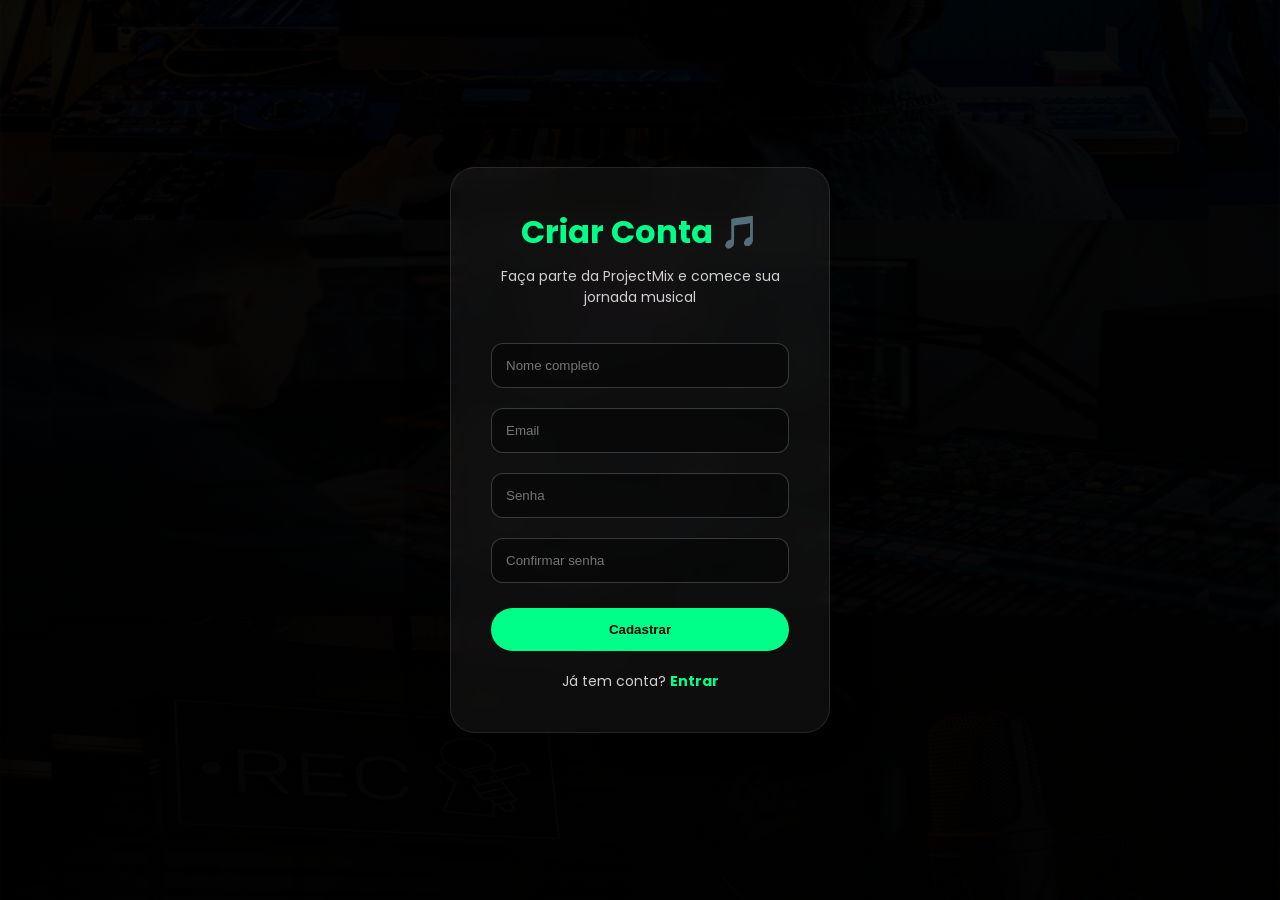
<file: cadastro.html>
<!DOCTYPE html>
<html lang="pt-br">

<head>
<meta charset="UTF-8">
<meta name="viewport" content="width=device-width, initial-scale=1.0">

<title>ProjectMix 🎵 | Cadastro</title>

<link rel="stylesheet" href="style.css">

<!-- Fonte -->
<link href="https://fonts.googleapis.com/css2?family=Poppins:wght@300;400;500;600;700&display=swap" rel="stylesheet">
<style>
    /* =========================
   CADASTRO MODERNO
========================= */

.cadastro-body {
    font-family: 'Poppins', sans-serif;

    background:
        linear-gradient(rgba(0,0,0,0.85),
        rgba(0,0,0,0.9)),
        url("img/fundotop.png");

    background-size: cover;
    background-position: center;

    height: 100vh;

    display: flex;
    justify-content: center;
    align-items: center;
}

/* CONTAINER */

.cadastro-container {
    width: 380px;

    padding: 40px;

    border-radius: 25px;

    background: rgba(255,255,255,0.05);

    border: 1px solid rgba(255,255,255,0.1);

    backdrop-filter: blur(15px);

    box-shadow: 0 0 40px rgba(0,0,0,0.4);

    text-align: center;

    animation: fadeIn 0.8s ease;
}

/* TITULO */

.cadastro-container h2 {
    color: #00ff88;

    font-size: 32px;

    margin-bottom: 10px;
}

.sub {
    color: #cfcfcf;

    font-size: 14px;

    margin-bottom: 25px;
}

/* INPUTS */

.cadastro-container input {
    width: 100%;

    padding: 14px;

    margin: 10px 0;

    border-radius: 12px;

    border: 1px solid rgba(255,255,255,0.2);

    background: rgba(0,0,0,0.4);

    color: white;

    outline: none;

    transition: 0.3s;
}

.cadastro-container input:focus {
    border-color: #00ff88;

    box-shadow: 0 0 15px rgba(0,255,136,0.3);
}

/* BOTÃO */

.cadastro-container button {
    width: 100%;

    padding: 14px;

    margin-top: 15px;

    border: none;

    border-radius: 30px;

    background: #00ff88;

    color: black;

    font-weight: bold;

    cursor: pointer;

    transition: 0.3s;
}

.cadastro-container button:hover {
    transform: translateY(-3px);

    box-shadow: 0 0 20px #00ff88;
}

/* LINK LOGIN */

.login-link {
    margin-top: 20px;

    color: #cfcfcf;

    font-size: 14px;
}

.login-link a {
    color: #00ff88;

    text-decoration: none;

    font-weight: bold;
}

/* ANIMAÇÃO */

@keyframes fadeIn {
    from {
        opacity: 0;
        transform: translateY(20px);
    }

    to {
        opacity: 1;
        transform: translateY(0);
    }
}
</style>
</head>

<body class="cadastro-body">

<div class="cadastro-container">

    <h2>Criar Conta 🎵</h2>

    <p class="sub">
        Faça parte da ProjectMix e comece sua jornada musical
    </p>

    <form>

        <input type="text" placeholder="Nome completo" required>

        <input type="email" placeholder="Email" required>

        <input type="password" placeholder="Senha" required>

        <input type="password" placeholder="Confirmar senha" required>

        <button type="submit">Cadastrar</button>

    </form>

    <p class="login-link">
        Já tem conta?
        <a href="index.html">Entrar</a>
    </p>

</div>

</body>

</html>
</file>
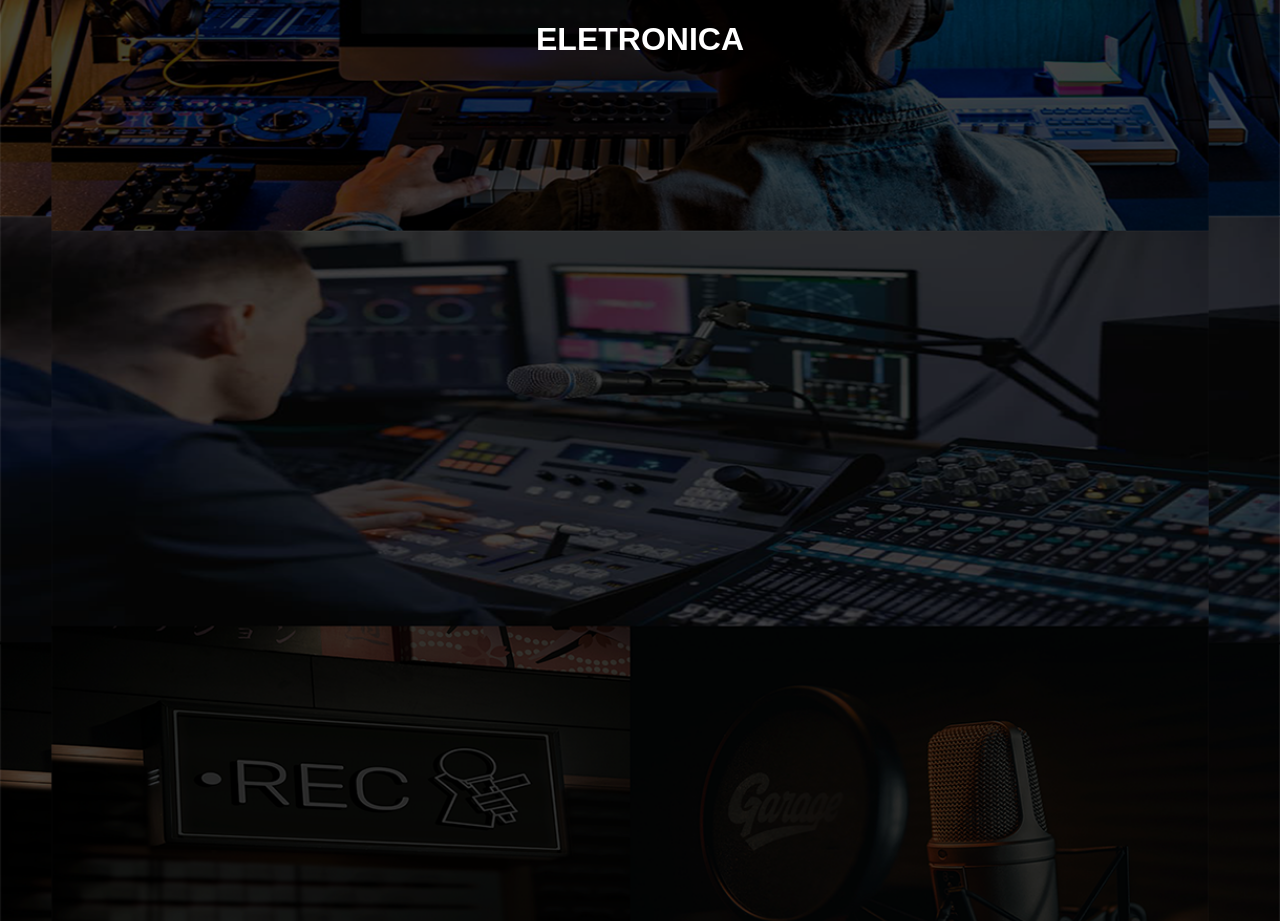
<file: cursoeletronica.html>
<!DOCTYPE html>
<html lang="en">
<head>
    <meta charset="UTF-8">
    <meta name="viewport" content="width=device-width, initial-scale=1.0">
    <title>Projectmix.com🎵</title>
    <style>
      
            body {
            background-image: url("img/fundotop.png");
            background-repeat: no repeat;
            background-size: cover;
            background-position: center;
            height: 100vh;
            margin: 0;
            font-family: Arial, sans-serif;


        }
        h1 {
            text-align: center;
            color: white;
        }
        p {
            text-align: center;
            color: whitesmoke;
        }
        p {
            text-align: justify; /* deixa o texto em bloco */
  line-height: 1.6;    /* espaço entre linhas, deixa mais legível */
  margin: 20px 0;      /* espaço acima e abaixo do texto */
  font-size: 16px;
        }
    </style>
</head>
<body>
    <h1>ELETRONICA</h1>
    <br><br>
   
</body>
</html>
</file>
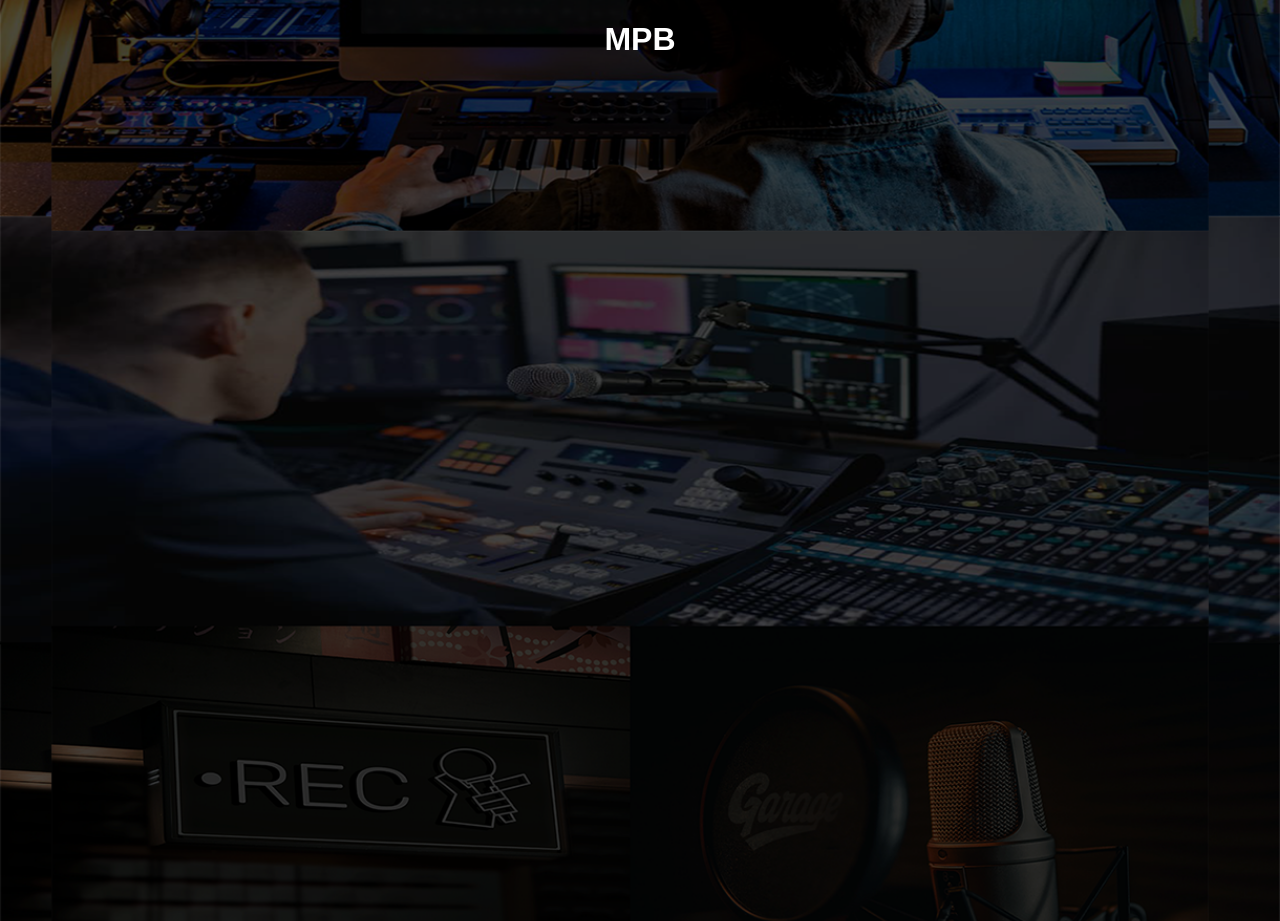
<file: cursompb.html>
<!DOCTYPE html>
<html lang="en">
<head>
    <meta charset="UTF-8">
    <meta name="viewport" content="width=device-width, initial-scale=1.0">
    <title>Projectmix.com🎵</title>
    <style>
      
            body {
            background-image: url("img/fundotop.png");
            background-repeat: no repeat;
            background-size: cover;
            background-position: center;
            height: 100vh;
            margin: 0;
            font-family: Arial, sans-serif;


        }
        h1 {
            text-align: center;
            color: white;
        }
        p {
            text-align: center;
            color: whitesmoke;
        }
        p {
            text-align: justify; /* deixa o texto em bloco */
  line-height: 1.6;    /* espaço entre linhas, deixa mais legível */
  margin: 20px 0;      /* espaço acima e abaixo do texto */
  font-size: 16px;
        }
    </style>
</head>
<body>
    <h1>MPB </h1>
    <br><br>
    
</body>
</html>
</file>
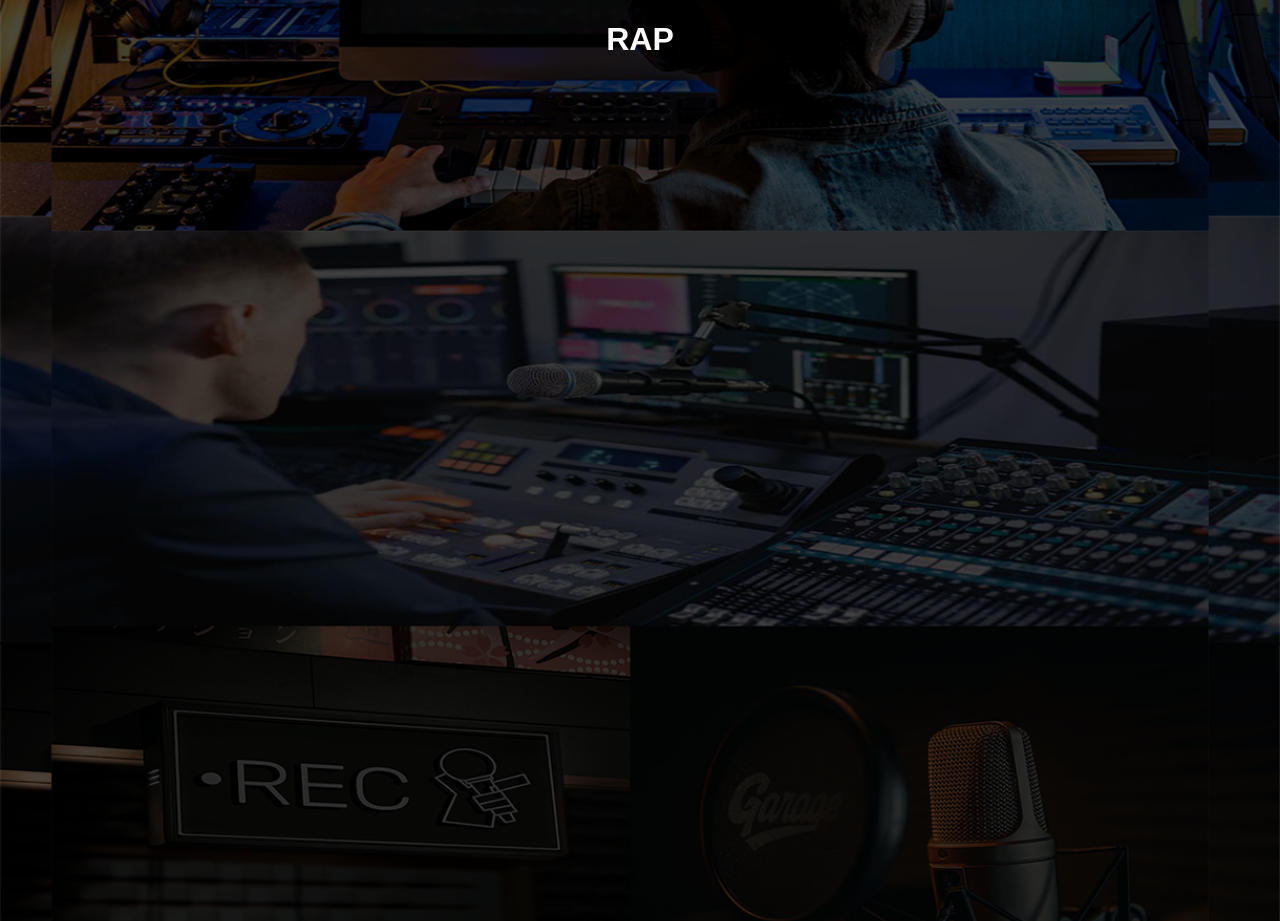
<file: cursorap.html>
<!DOCTYPE html>
<html lang="en">
<head>
    <meta charset="UTF-8">
    <meta name="viewport" content="width=device-width, initial-scale=1.0">
    <title>Projectmix.com🎵</title>
    <style>
      
            body {
            background-image: url("img/fundotop.png");
            background-repeat: no repeat;
            background-size: cover;
            background-position: center;
            height: 100vh;
            margin: 0;
            font-family: Arial, sans-serif;


        }
        h1 {
            text-align: center;
            color: white;
        }
        p {
            text-align: center;
            color: whitesmoke;
        }
        p {
            text-align: justify; /* deixa o texto em bloco */
  line-height: 1.6;    /* espaço entre linhas, deixa mais legível */
  margin: 20px 0;      /* espaço acima e abaixo do texto */
  font-size: 16px;
        }
    </style>
</head>
<body>
    <h1>RAP</h1>
    <br><br>
    

</body>
</html>
</file>
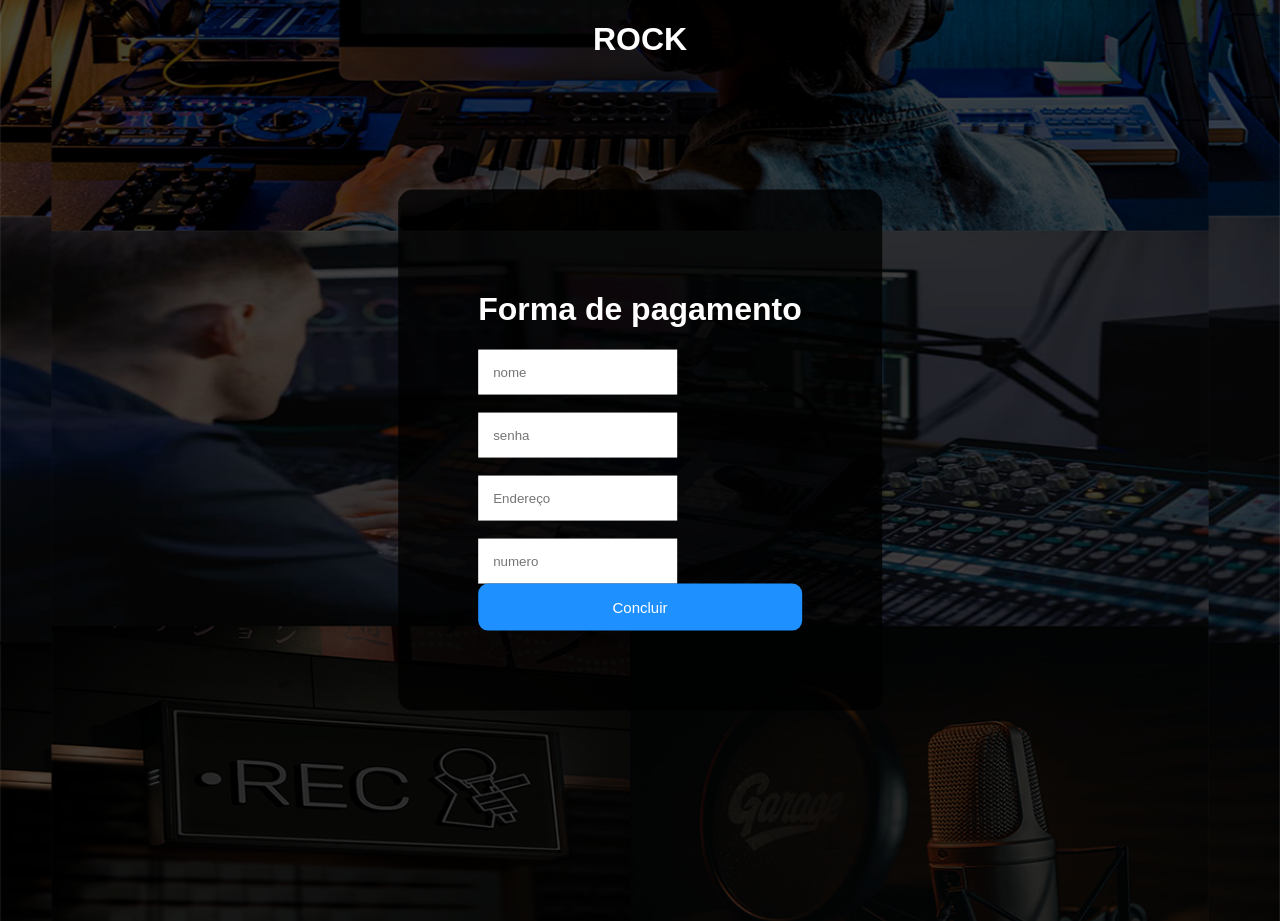
<file: cursorock.html>
<!DOCTYPE html>
<html lang="en">

<head>
    <meta charset="UTF-8">
    <meta name="viewport" content="width=device-width, initial-scale=1.0">
    <title>Projectmix.com🎵</title>
    <style>
        body {
            background-image: url("img/fundotop.png");
            background-repeat: no repeat;
            background-size: cover;
            background-position: center;
            height: 100vh;
            margin: 0;
            font-family: Arial, sans-serif;


        }

        h1 {
            text-align: center;
            color: white;
        }

        p {
            text-align: center;
            color: whitesmoke;
        }

        p {
            text-align: justify;
            /* deixa o texto em bloco */
            line-height: 1.6;
            /* espaço entre linhas, deixa mais legível */
            margin: 20px 0;
            /* espaço acima e abaixo do texto */
            font-size: 16px;
        }


        div {
            background-color: rgba(0, 0, 0, 0.8);
            position: absolute;
            top: 50%;
            left: 50%;
            transform: translate(-50%, -50%);
            padding: 80px;
            border-radius: 15px;
            color: white;
        }

        input {
            padding: 15px;
            border: none;
            outline: none;
        }

        button {
            background-color: dodgerblue;
            border: none;
            padding: 15px;
            width: 100%;
            border-radius: 10px;
            color: white;
            font-size: 15px;
        }
    </style>
</head>

<body>
    <h1>ROCK </h1>
    <br><br>
    <div>
        <h1>Forma de pagamento</h1>
        <input type="text" placeholder="nome">
        <br><br>
        <input type="password" placeholder="senha">
        <br><br>
        <input type="text" placeholder="Endereço">
        <br><br>
        <input type="text" placeholder="numero">

        <button>Concluir</button><a>

    </div>
</body>

</html>
</file>
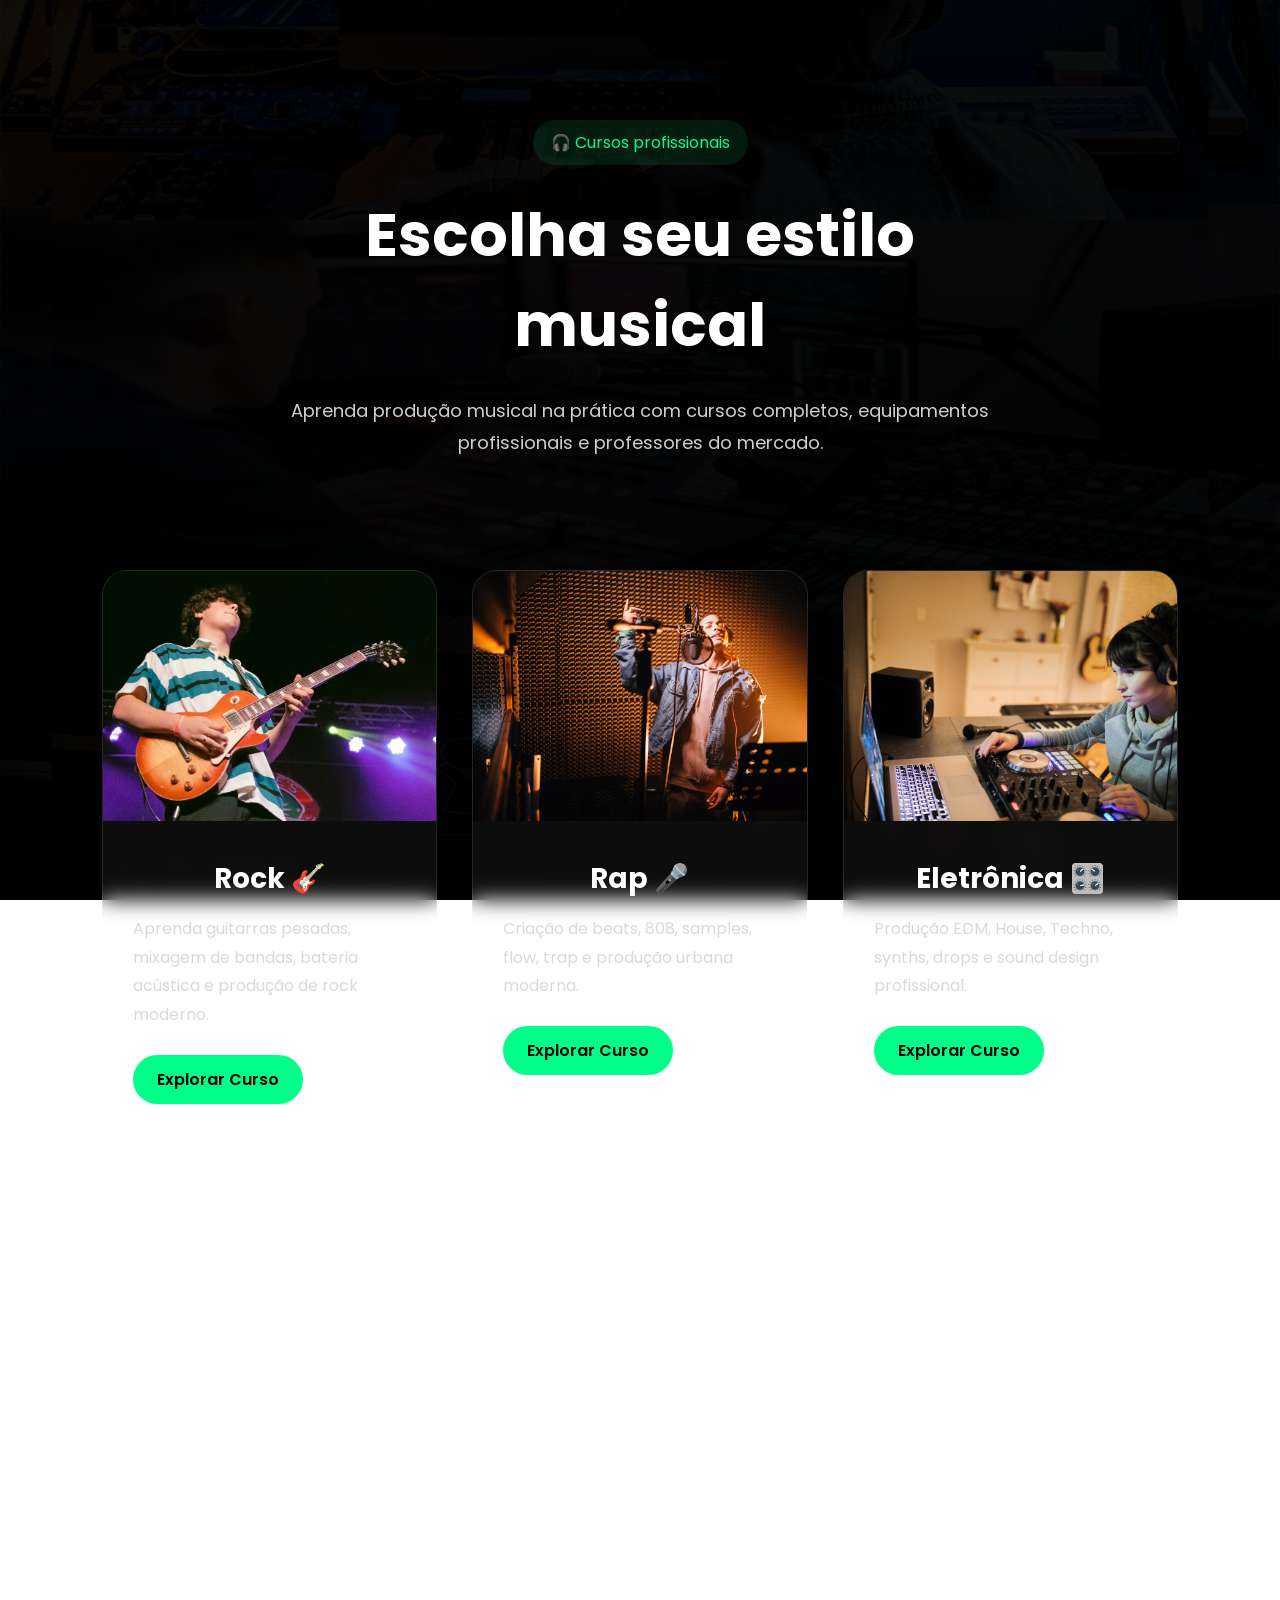
<file: cursos.html>
<!DOCTYPE html>
<html lang="pt-br">

<head>
    <meta charset="UTF-8">
    <meta name="viewport" content="width=device-width, initial-scale=1.0">

    <title>ProjectMix 🎵 | Cursos</title>

    <link rel="stylesheet" href="style.css">

    <!-- Fonte -->
    <link href="https://fonts.googleapis.com/css2?family=Poppins:wght@300;400;500;600;700&display=swap"
        rel="stylesheet">

        <style>
            /* =========================
   HERO CURSOS
========================= */

.cursos-hero {
    min-height: 50vh;

    display: flex;
    align-items: center;
    justify-content: center;

    text-align: center;

    padding: 120px 8% 60px;
}

.hero-cursos-text {
    max-width: 800px;
}

.tag-curso {
    background: rgba(0,255,136,0.1);

    color: #00ff88;

    padding: 10px 18px;

    border-radius: 30px;

    display: inline-block;

    margin-bottom: 25px;
}

.hero-cursos-text h1 {
    font-size: 60px;

    margin-bottom: 25px;
}

.hero-cursos-text p {
    color: #cfcfcf;

    font-size: 18px;

    line-height: 1.8;
}

/* =========================
   GRID CURSOS
========================= */

.cursos-grid {
    display: grid;

    grid-template-columns:
        repeat(auto-fit,minmax(280px,1fr));

    gap: 35px;

    padding: 50px 8% 120px;
}

/* =========================
   CARD CURSO
========================= */

.curso-card {
    background: rgba(255,255,255,0.05);

    border: 1px solid rgba(255,255,255,0.1);

    border-radius: 25px;

    overflow: hidden;

    backdrop-filter: blur(10px);

    transition: 0.4s;
}

.curso-card:hover {
    transform: translateY(-10px);

    border-color: #00ff88;

    box-shadow: 0 0 25px rgba(0,255,136,0.2);
}

/* IMAGEM */

.curso-card img {
    width: 100%;
    height: 250px;

    object-fit: cover;
}

/* INFO */

.curso-info {
    padding: 30px;
}

.curso-info h2 {
    margin-bottom: 15px;

    font-size: 28px;
}

.curso-info p {
    color: #d9d9d9;

    line-height: 1.8;

    margin-bottom: 25px;
}

/* BOTÃO */

.btn-curso {
    display: inline-block;

    background: #00ff88;
    color: black;

    padding: 12px 24px;

    border-radius: 30px;

    text-decoration: none;

    font-weight: 600;

    transition: 0.3s;
}

.btn-curso:hover {
    transform: scale(1.05);

    box-shadow: 0 0 20px #00ff88;
}

/* =========================
   RESPONSIVO
========================= */

@media (max-width: 768px) {

    .hero-cursos-text h1 {
        font-size: 40px;
    }

}
        </style>
</head>

<body>

    <!-- HERO -->

    <section class="cursos-hero">

        <div class="hero-cursos-text">

            <span class="tag-curso">
                🎧 Cursos profissionais
            </span>

            <h1>
                Escolha seu estilo musical
            </h1>

            <p>
                Aprenda produção musical na prática com cursos completos,
                equipamentos profissionais e professores do mercado.
            </p>

        </div>

    </section>

    <!-- CURSOS -->

    <section class="cursos-grid">

        <!-- ROCK -->

        <div class="curso-card">

            <img src="img/rockvenda.jpg" alt="Curso de Rock">

            <div class="curso-info">

                <h2>Rock 🎸</h2>

                <p>
                    Aprenda guitarras pesadas, mixagem de bandas,
                    bateria acústica e produção de rock moderno.
                </p>

                <a href="#" class="btn-curso">
                    Explorar Curso
                </a>

            </div>

        </div>

        <!-- RAP -->

        <div class="curso-card">

            <img src="img/rapvenda.jpg" alt="Curso de Rap">

            <div class="curso-info">

                <h2>Rap 🎤</h2>

                <p>
                    Criação de beats, 808, samples,
                    flow, trap e produção urbana moderna.
                </p>

                <a href="#" class="btn-curso">
                    Explorar Curso
                </a>

            </div>

        </div>

        <!-- ELETRÔNICA -->

        <div class="curso-card">

            <img src="img/eletronicavenda.jpg" alt="Curso Eletrônica">

            <div class="curso-info">

                <h2>Eletrônica 🎛️</h2>

                <p>
                    Produção EDM, House, Techno,
                    synths, drops e sound design profissional.
                </p>

                <a href="#" class="btn-curso">
                    Explorar Curso
                </a>

            </div>

        </div>

        <!-- MPB -->

        <div class="curso-card">

            <img src="img/mpbvenda.jpg" alt="Curso MPB">

            <div class="curso-info">

                <h2>MPB 🎶</h2>

                <p>
                    Harmonia brasileira, arranjos,
                    instrumentos acústicos e produção orgânica.
                </p>

                <a href="#" class="btn-curso">
                    Explorar Curso
                </a>

            </div>

        </div>

    </section>

</body>

</html>
</file>
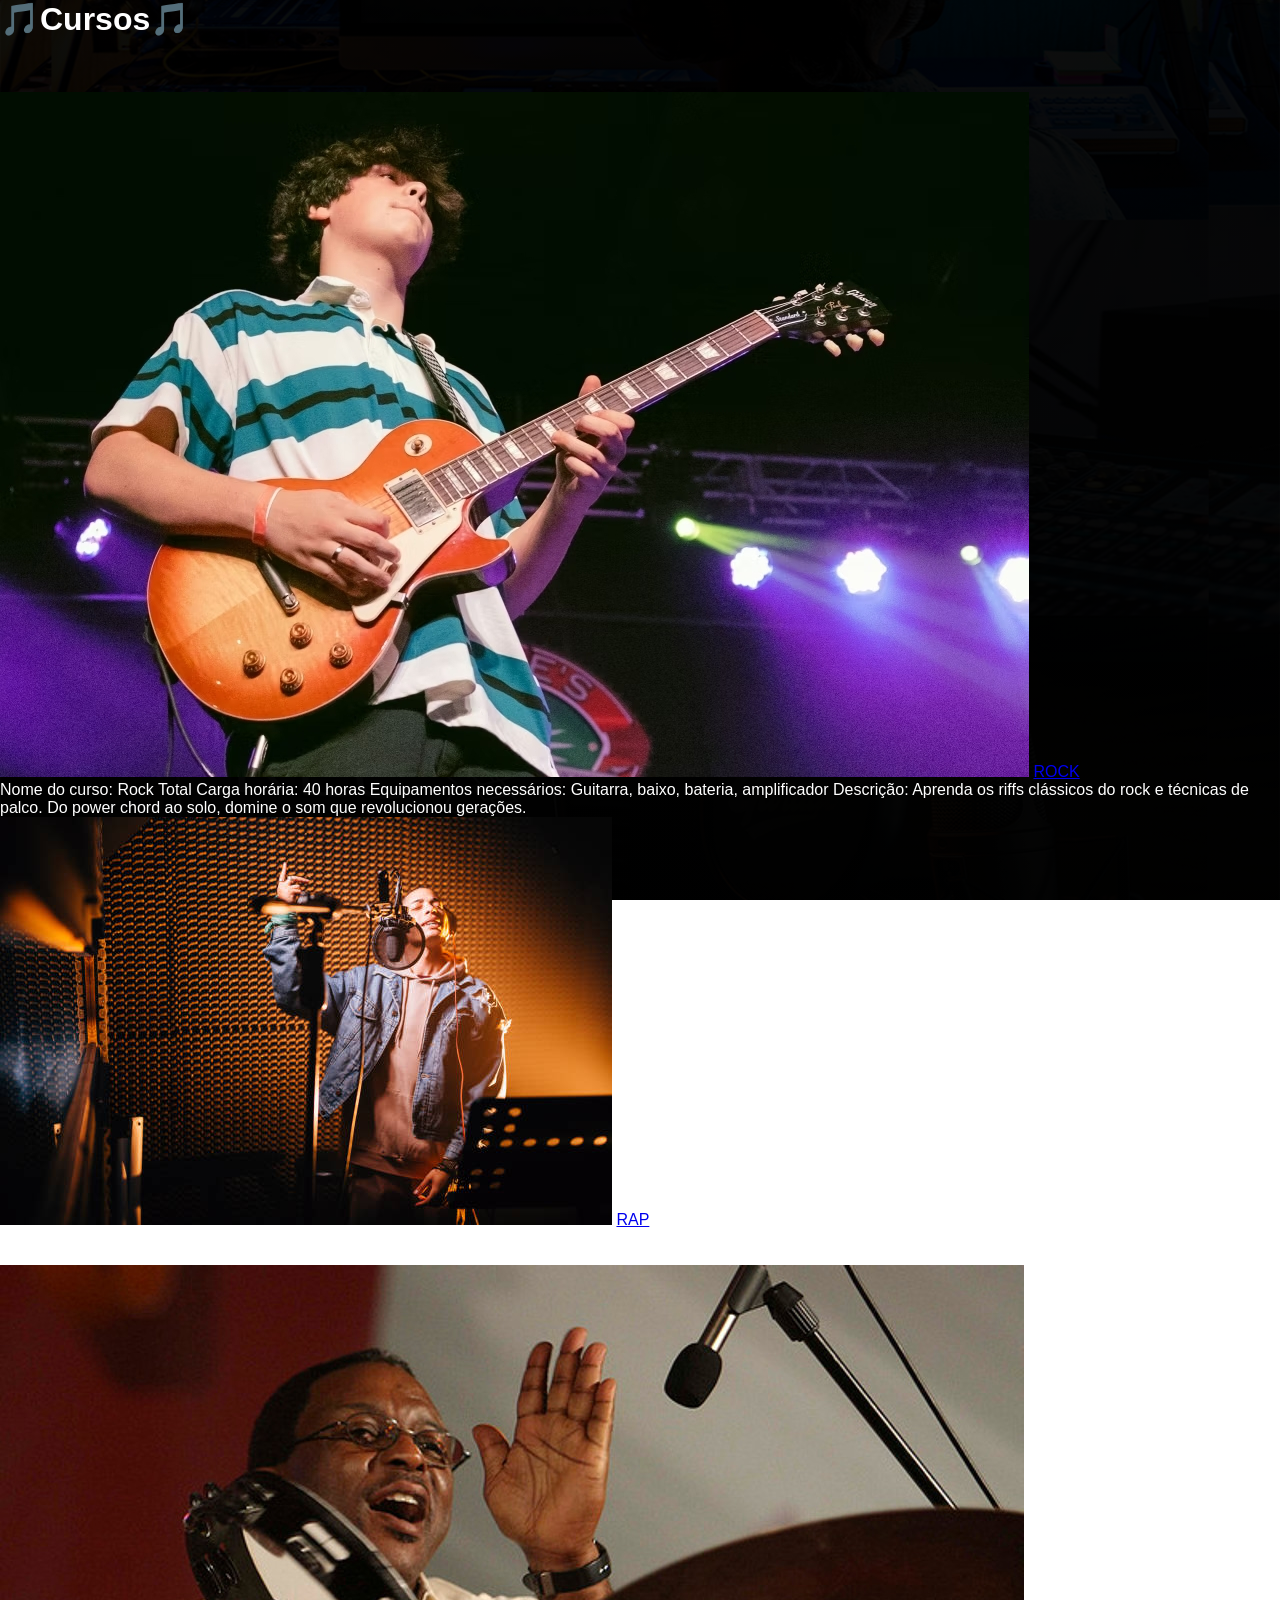
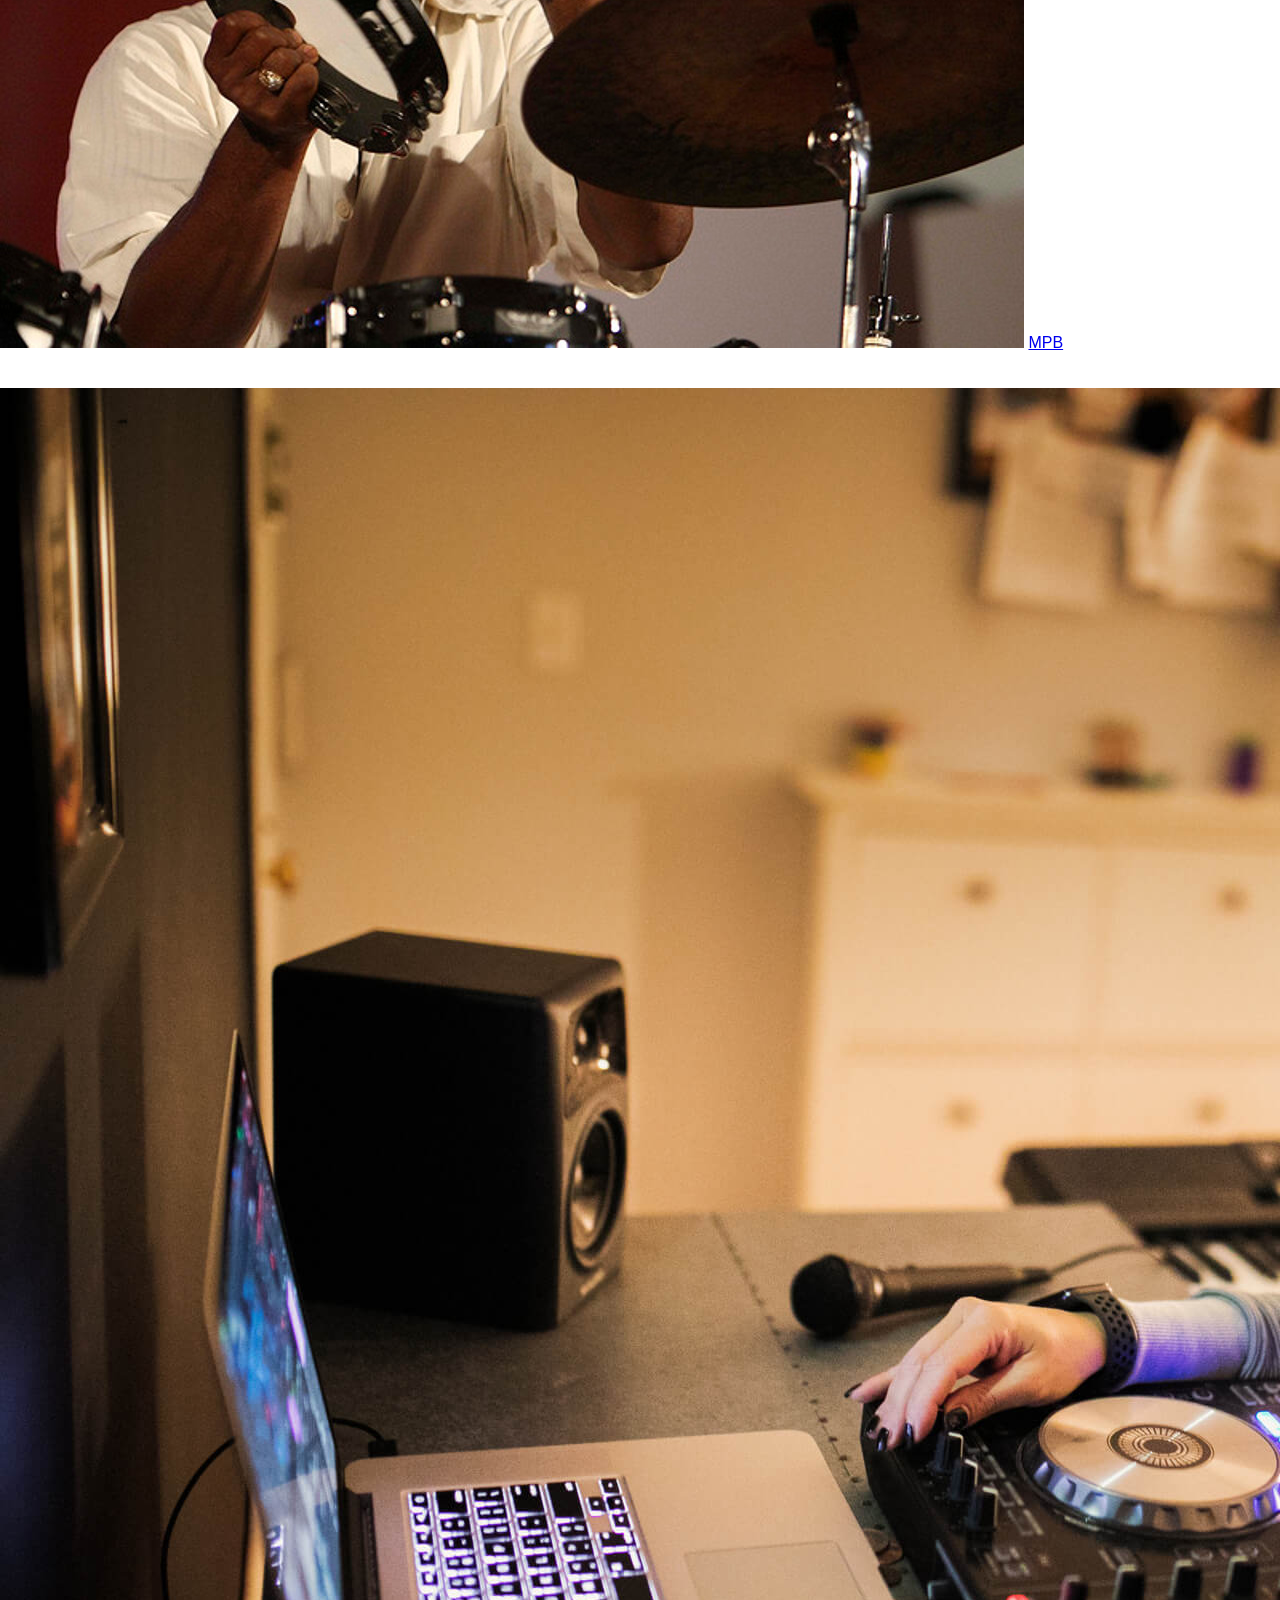
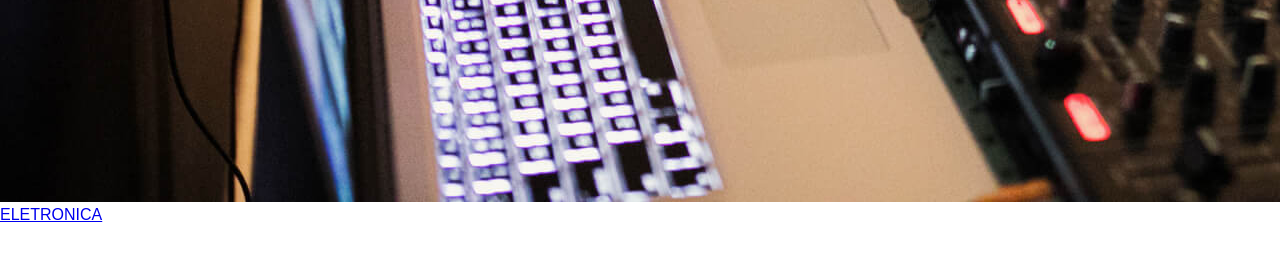
<file: serviços.html>
<!DOCTYPE html>
<html lang="en">

<head>
    <meta charset="UTF-8">
    <meta name="viewport" content="width=device-width, initial-scale=1.0">
    <title>Projectmix.com🎵</title>

    <link rel="stylesheet" href="style.css">
</head>

<body>
    <h1>🎵Cursos🎵</h1>
    <br><br><br>
    <div class="containercursos">
        <div class="curso">
            <img src="img/rockvenda.jpg" alt="ROCK🎵">
            <a class="link-frase" href="cursorock.html" target="_blank">ROCK</a>
            <p>Nome do curso: Rock Total

                Carga horária: 40 horas

                Equipamentos necessários: Guitarra, baixo, bateria, amplificador

                Descrição: Aprenda os riffs clássicos do rock e técnicas de palco. Do power chord ao solo, domine o som
                que revolucionou gerações.</p>
        </div>

        <div class="curso">
            <img src="img/rapvenda.jpg" alt="RAP🎵">
            <a class="link-frase" href="cursorap.html" target="_blank">RAP</a>
            <p>Nome do curso: Flow e Rimas

                Carga horária: 30 horas

                Equipamentos necessários: Microfone, computador, fones de ouvido

                Descrição: Desenvolva sua escrita, flow e presença de palco. Aprenda técnicas de gravação e produção
                para criar seu estilo único.</p>
        </div>

        <div class="curso">
            <img src="img/mpbvenda.jpg" alt="MPB🎵">
            <a class="link-frase" href="cursompb.html" target="_blank">MPB</a>
            <p>Nome do curso: Alma da MPB

                Carga horária: 25 horas

                Equipamentos necessários: Violão, teclado, microfone

                Descrição: Explore a riqueza da Música Popular Brasileira. Aprenda acordes, harmonia e interpretação das
                clássicas canções de MPB.</p>
        </div>

        <div class="curso">
            <img src="img/eletronicavenda.jpg" alt="ELETRONICA🎵">
            <a class="link-frase" href="cursoeletronica.html" target="_blank">ELETRONICA</a>
            <p>Nome do curso: Música Eletrônica

                Carga horária: 35 horas

                Equipamentos necessários: Computador, controlador MIDI, software de produção (DAW)

                Descrição: Crie batidas eletrônicas, explore sintetizadores e efeitos. Ideal para produtores que querem
                entrar no mundo da EDM, house e techno.</p>
        </div>

    </div>

</body>

</html>
</file>
<file: style.css>
/* =========================
   RESET
========================= */

* {
    margin: 0;
    padding: 0;
    box-sizing: border-box;
}

/* =========================
   BODY
========================= */

body {
    font-family: 'Poppins', sans-serif;
    background:
        linear-gradient(rgba(0,0,0,0.8),
        rgba(0,0,0,0.9)),
        url("img/fundotop.png");

    background-size: cover;
    background-position: center;
    background-attachment: fixed;

    color: white;
    overflow-x: hidden;
}

/* =========================
   SCROLLBAR
========================= */

::-webkit-scrollbar {
    width: 10px;
}

::-webkit-scrollbar-track {
    background: #111;
}

::-webkit-scrollbar-thumb {
    background: #00ff88;
    border-radius: 10px;
}

/* =========================
   HEADER
========================= */

header {
    position: fixed;
    top: 0;
    width: 100%;
    z-index: 999;

    backdrop-filter: blur(10px);
    background: rgba(0,0,0,0.4);

    border-bottom: 1px solid rgba(255,255,255,0.1);
}

/* =========================
   MENU
========================= */

.menu {
    width: 100%;
    max-width: 1400px;

    margin: auto;
    padding: 20px 5%;

    display: flex;
    align-items: center;
    justify-content: space-between;
}

.logo h2 {
    color: red;
    font-size: 30px;
    font-weight: 700;
}

/* LINKS */

.links {
    display: flex;
    list-style: none;
    gap: 35px;
}

.links a {
    text-decoration: none;
    color: white;

    font-weight: 500;
    transition: 0.3s;
    position: relative;
}

.links a::after {
    content: "";

    width: 0%;
    height: 2px;

    background: #00ff88;

    position: absolute;
    left: 0;
    bottom: -5px;

    transition: 0.3s;
}

.links a:hover::after {
    width: 100%;
}

.links a:hover {
    color: red;
}

/* AÇÕES */

.acoes {
    display: flex;
    align-items: center;
    gap: 15px;
}

.login {
    color: white;
    text-decoration: none;
}

.cadastro {
    background: #00ff88;
    color: black;

    padding: 12px 22px;
    border-radius: 30px;

    font-weight: bold;
    text-decoration: none;

    transition: 0.3s;
}

.cadastro:hover {
    transform: scale(1.05);
    box-shadow: 0 0 20px #00ff88;
}

/* =========================
   HERO
========================= */

.hero {
    min-height: 100vh;

    display: flex;
    align-items: center;
    justify-content: center;

    padding: 120px 8%;
    gap: 60px;
}

.hero-text {
    flex: 1;
}

.hero-text h1 {
    font-size: 65px;
    line-height: 1.1;
    margin-bottom: 25px;
}

.hero-text p {
    font-size: 18px;
    color: #cfcfcf;

    line-height: 1.8;
    max-width: 600px;
}

/* BOTÕES */

.botoes {
    margin-top: 40px;

    display: flex;
    gap: 20px;
}

.btn {
    background: red;
    color: black;

    padding: 14px 30px;

    border-radius: 30px;

    font-weight: bold;
    text-decoration: none;

    transition: 0.3s;
}

.btn:hover {
    transform: translateY(-5px);
    box-shadow: 0 0 25px red;
}

.btn-outline {
    border: 2px solid red;

    color: white;

    padding: 14px 30px;

    border-radius: 30px;
    text-decoration: none;

    transition: 0.3s;
}

.btn-outline:hover {
    background: #00ff88;
    color: black;
}

/* HERO IMAGE */

.hero-image {
    flex: 1;
    text-align: center;
}

.hero-image img {
    width: 100%;
    max-width: 500px;

    animation: flutuar 4s ease-in-out infinite;

    filter: drop-shadow(0 0 30px rgba(0,255,136,0.4));
}

/* ANIMAÇÃO */

@keyframes flutuar {

    0% {
        transform: translateY(0px);
    }

    50% {
        transform: translateY(-20px);
    }

    100% {
        transform: translateY(0px);
    }
}

/* =========================
   SEÇÕES
========================= */

section {
    padding: 120px 8%;
}

section h2 {
    text-align: center;

    font-size: 45px;
    margin-bottom: 60px;
}

/* =========================
   CARDS
========================= */

.cards {
    display: grid;

    grid-template-columns:
        repeat(auto-fit, minmax(250px,1fr));

    gap: 30px;
}

.card {
    background: rgba(255,255,255,0.05);

    border: 1px solid rgba(255,255,255,0.1);

    border-radius: 25px;

    padding: 40px;

    backdrop-filter: blur(10px);

    transition: 0.4s;
}

.card:hover {
    transform: translateY(-10px);

    border-color: red;

    box-shadow: 0 0 25px rgba(0,255,136,0.2);
}

.card i {
    font-size: 40px;

    color: #00ff88;

    margin-bottom: 20px;
}

.card h3 {
    margin-bottom: 15px;
}

/* =========================
   PROFESSORES
========================= */

.prof-grid {
    display: grid;

    grid-template-columns:
        repeat(auto-fit,minmax(220px,1fr));

    gap: 30px;
}

.prof-card {
    text-align: center;

    transition: 0.4s;
}

.prof-card:hover {
    transform: scale(1.05);
}

.prof-card img {
    width: 100%;
    height: 300px;

    object-fit: cover;

    border-radius: 25px;

    margin-bottom: 15px;
}

/* =========================
   SOFTWARE
========================= */

.software {
    text-align: center;
}

.software img {
    width: 100%;
    max-width: 700px;

    border-radius: 30px;

    box-shadow: 0 0 40px rgba(0,255,136,0.2);
}

/* =========================
   VIDEOS
========================= */

.video-grid {
    display: grid;

    grid-template-columns:
        repeat(auto-fit,minmax(300px,1fr));

    gap: 30px;
}

.video-grid video {
    width: 100%;

    border-radius: 25px;

    transition: 0.4s;
}

.video-grid video:hover {
    transform: scale(1.03);
}

/* =========================
   FOOTER
========================= */

footer {
    background: rgba(0,0,0,0.8);

    text-align: center;

    padding: 60px 20px;

    border-top:
        1px solid rgba(255,255,255,0.1);
}

.redes {
    margin-top: 20px;

    display: flex;
    justify-content: center;
    gap: 30px;
}

.redes a {
    color: #00ff88;

    text-decoration: none;
    font-weight: 600;

    transition: 0.3s;
}

.redes a:hover {
    transform: translateY(-3px);
}

/* =========================
   RESPONSIVO
========================= */

@media (max-width: 980px) {

    .hero {
        flex-direction: column;
        text-align: center;
    }

    .hero-text h1 {
        font-size: 45px;
    }

    .menu {
        flex-direction: column;
        gap: 20px;
    }

    .links {
        flex-wrap: wrap;
        justify-content: center;
    }

    section h2 {
        font-size: 35px;
    }

}

@media (max-width: 600px) {

    .hero-text h1 {
        font-size: 35px;
    }

    .hero-text p {
        font-size: 16px;
    }

    .botoes {
        flex-direction: column;
    }

}
</file>
